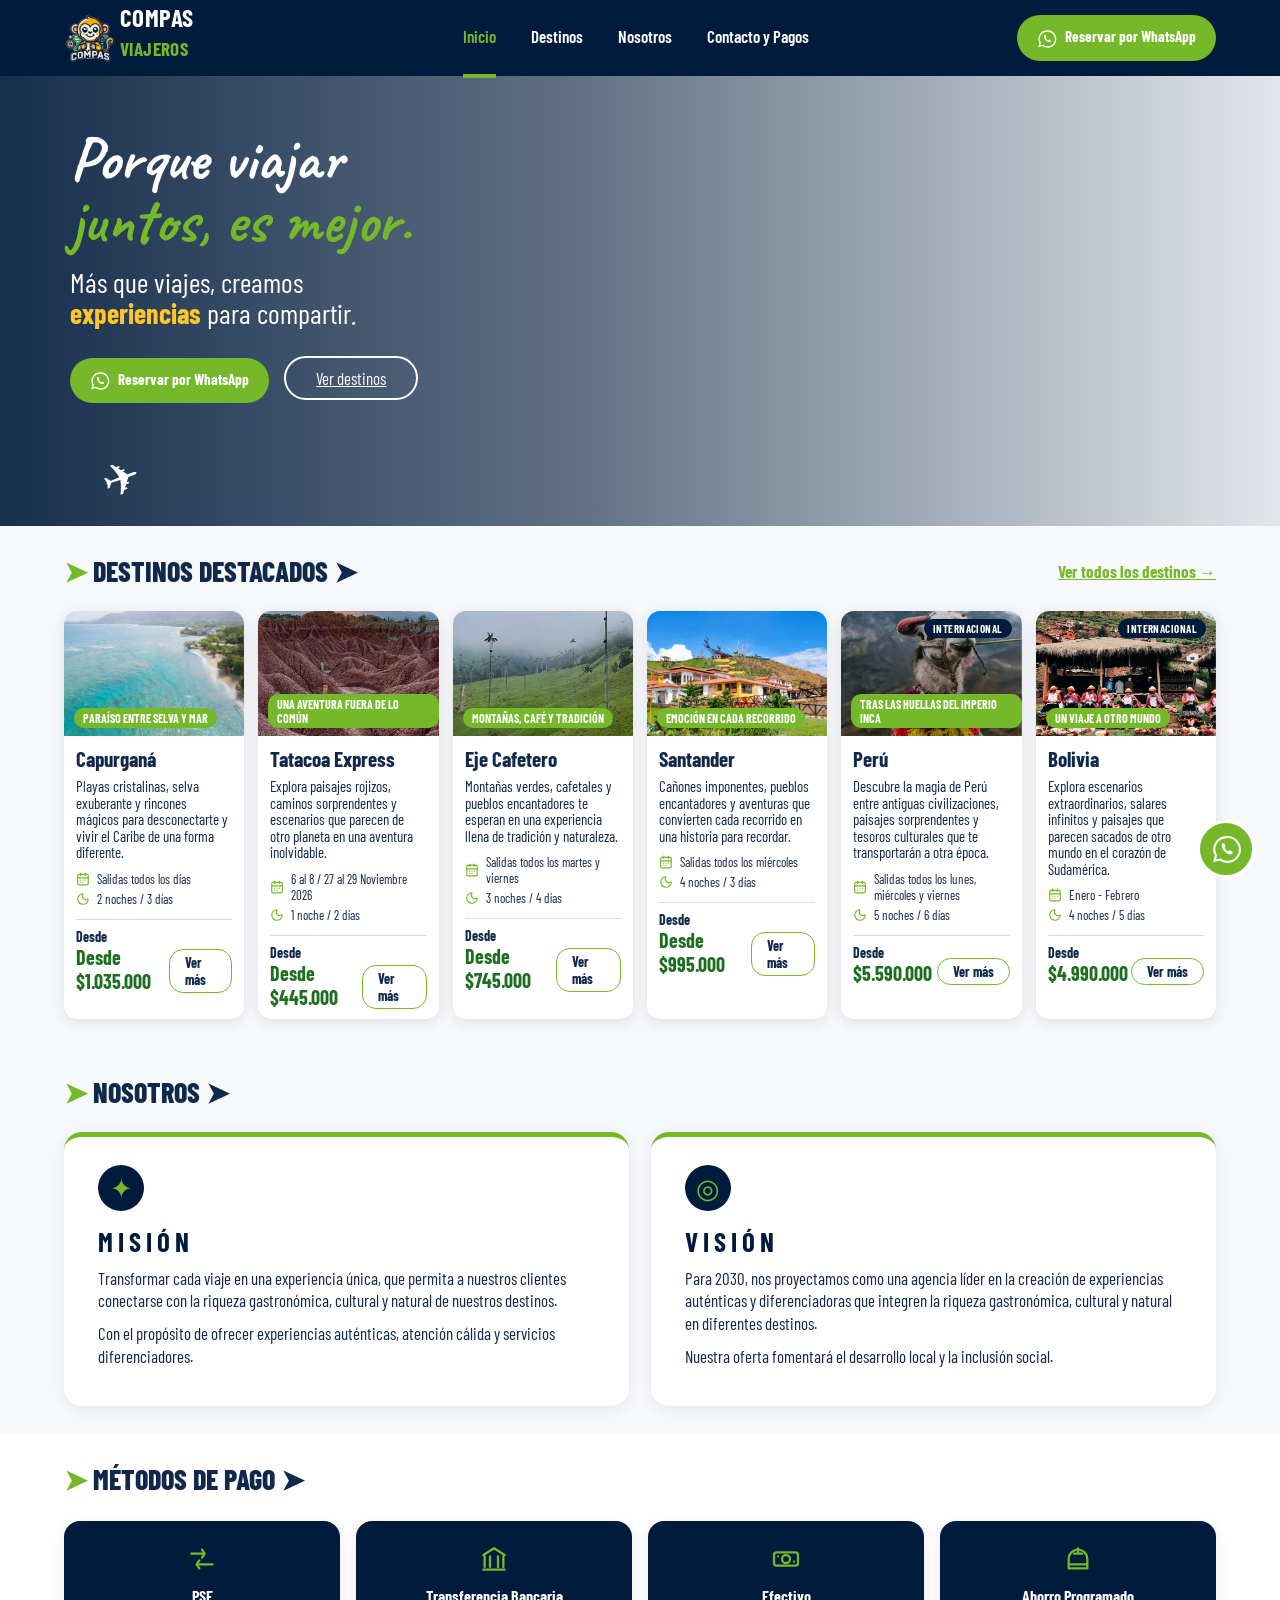
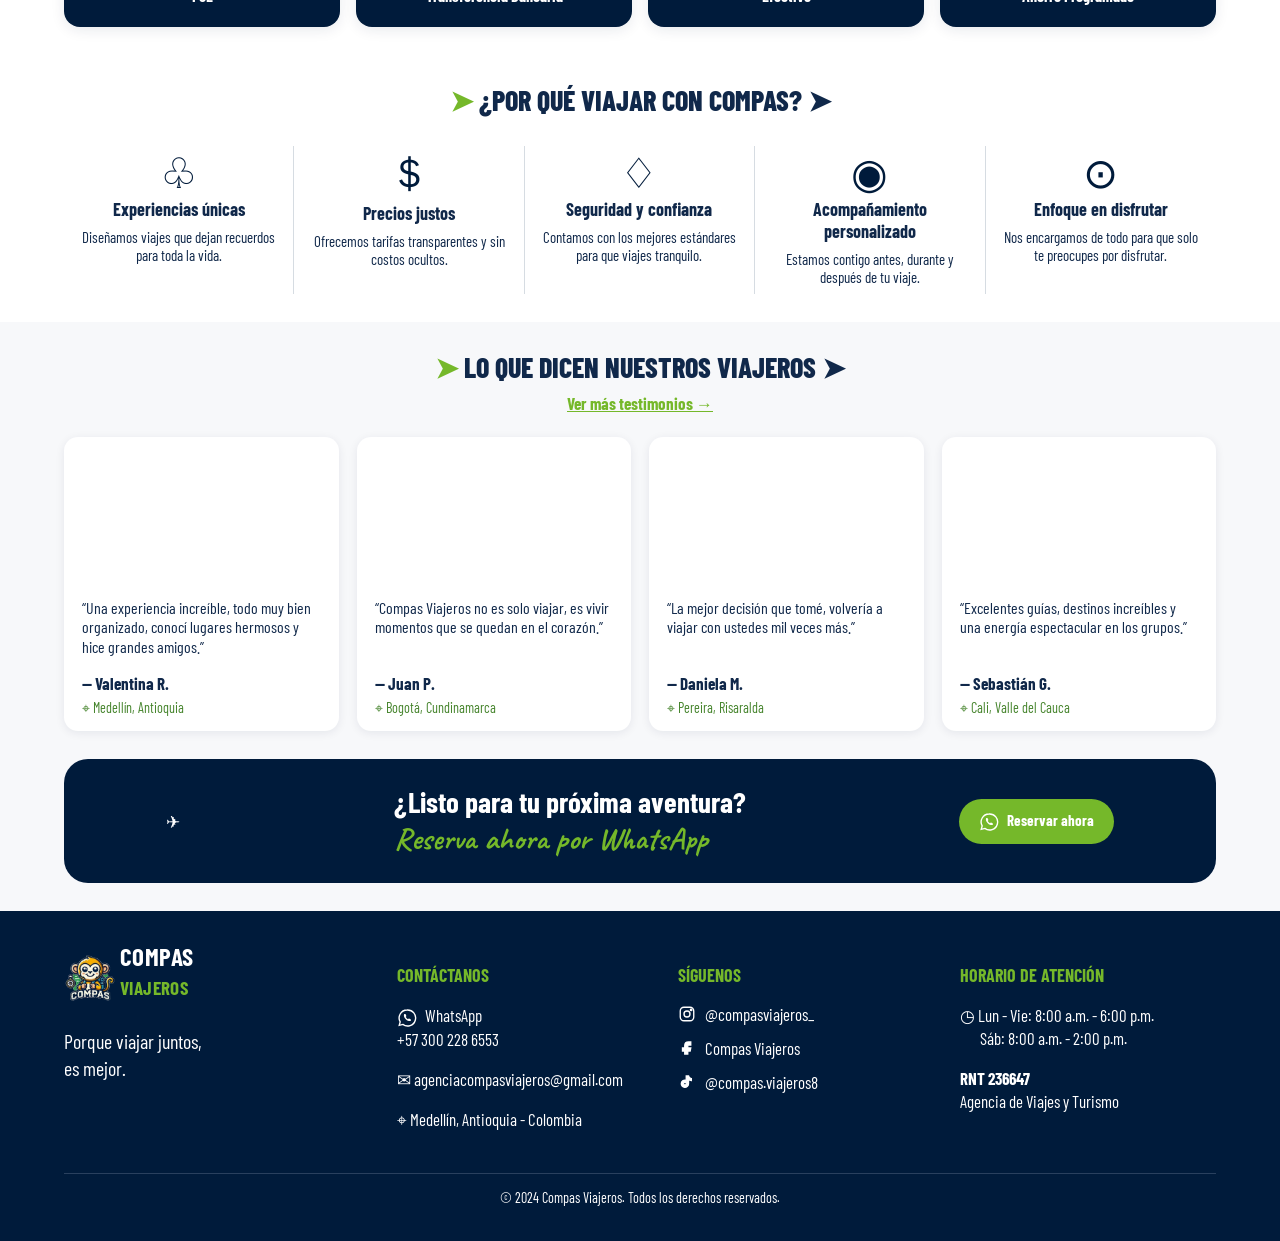
<file: index.html>
<!doctype html>
<html lang="es">
  <head>
    <meta charset="UTF-8" />
    <meta name="viewport" content="width=device-width, initial-scale=1" />
    <title>Compas Viajeros | Viajes en grupo por Colombia</title>
    <meta
      name="description"
      content="Más que viajes, creamos experiencias para compartir. Descubre los mejores destinos de Colombia con Compas Viajeros."
    />
    <meta property="og:type" content="website" />
    <meta property="og:site_name" content="Compas Viajeros" />
    <meta property="og:url" content="https://compasviajeros.com/" />
    <meta
      property="og:title"
      content="Compas Viajeros | Viajes en grupo por Colombia"
    />
    <meta
      property="og:description"
      content="Viajes en grupo, experiencias únicas y acompañamiento por WhatsApp en los mejores destinos de Colombia."
    />
    <meta
      property="og:image"
      content="https://compasviajeros.com/media/og-compas-viajeros.jpg"
    />
    <meta property="og:image:width" content="1200" />
    <meta property="og:image:height" content="630" />
    <meta
      property="og:image:alt"
      content="Compas Viajeros: porque viajar juntos es mejor"
    />
    <meta property="og:locale" content="es_CO" />
    <meta name="twitter:card" content="summary_large_image" />
    <meta
      name="twitter:title"
      content="Compas Viajeros | Viajes en grupo por Colombia"
    />
    <meta
      name="twitter:description"
      content="Viajes en grupo, experiencias únicas y acompañamiento por WhatsApp en los mejores destinos de Colombia."
    />
    <meta
      name="twitter:image"
      content="https://compasviajeros.com/media/og-compas-viajeros.jpg"
    />
    <meta name="msvalidate.01" content="D26EF20C6CF1056D606BA57ADD607B21" />
    <link rel="canonical" href="https://compasviajeros.com/" />
    <link rel="icon" type="image/png" sizes="32x32" href="media/favicon-32.png" />
    <link rel="apple-touch-icon" sizes="180x180" href="media/favicon-180.png" />
    <link rel="preconnect" href="https://fonts.googleapis.com" />
    <link rel="preconnect" href="https://fonts.gstatic.com" crossorigin />
    <link
      href="https://fonts.googleapis.com/css2?family=Barlow+Condensed:wght@400;500;600;700;800&family=Caveat:wght@600;700&display=swap"
      rel="stylesheet"
    />
    <link rel="stylesheet" href="styles.css" />
    <script type="application/ld+json">
      {
        "@context": "https://schema.org",
        "@type": "TravelAgency",
        "name": "Compas Viajeros",
        "url": "https://compasviajeros.com/",
        "telephone": "+573002286553",
        "areaServed": "CO",
        "description": "Agencia de viajes colombiana: viajes en grupo, destinos nacionales e internacionales. Porque viajar juntos, es mejor.",
        "logo": "https://compasviajeros.com/media/compas-logo-color.png",
        "image": "https://compasviajeros.com/media/og-compas-viajeros.jpg",
        "contactPoint": {
          "@type": "ContactPoint",
          "telephone": "+573002286553",
          "contactType": "sales",
          "availableLanguage": "es"
        },
        "sameAs": [
          "https://www.instagram.com/compasviajeros_/",
          "https://www.facebook.com/share/1HbcP49M5q/",
          "https://www.tiktok.com/@compas.viajeros8"
        ]
      }
    </script>
  </head>
  <body>
    <header class="topbar">
      <a class="brand" href="index.html"
        ><img class="brand-logo" src="media/compas-logo-color.png" alt="" /><b>COMPAS</b
        ><strong>VIAJEROS</strong></a
      >
      <nav>
        <a class="active" href="index.html">Inicio</a
        ><a href="destinos.html">Destinos</a><a href="#nosotros">Nosotros</a
        ><a href="#contacto">Contacto y Pagos</a>
      </nav>
      <a class="wa-button" data-whatsapp="Hola, quiero reservar por WhatsApp"
        ><img class="wa-icon" src="media/whatsapp.svg" alt="" /> Reservar por WhatsApp</a
      ><button class="menu-toggle" aria-label="Abrir menú">☰</button>
    </header>
    <main>
      <section class="home-hero">
        <div class="hero-overlay"></div>
        <div class="hero-copy">
          <h1>Porque viajar<br /><em>juntos, es mejor.</em></h1>
          <p>
            Más que viajes, creamos<br /><b>experiencias</b> para compartir.
          </p>
          <div>
            <a
              class="wa-button"
              data-whatsapp="Hola, quiero reservar mi próxima experiencia con Compas Viajeros"
              ><img class="wa-icon" src="media/whatsapp.svg" alt="" /> Reservar por WhatsApp</a
            ><a class="outline-button" href="destinos.html">Ver destinos</a>
          </div>
        </div>
        <div class="plane">✈</div>
      </section>
      <section class="home-block">
        <div class="section-title">
          <h2>➤ DESTINOS DESTACADOS ➤</h2>
          <a href="destinos.html">Ver todos los destinos →</a>
        </div>
        <div class="cards" id="featured-grid"></div>
      </section>
      <section class="home-block about-us" id="nosotros">
        <div class="section-title">
          <h2>➤ NOSOTROS ➤</h2>
        </div>
        <div class="mission-grid">
          <article class="mission-card">
            <span class="mission-icon">✦</span>
            <h3>MISIÓN</h3>
            <p>
              Transformar cada viaje en una experiencia única, que permita a
              nuestros clientes conectarse con la riqueza gastronómica, cultural
              y natural de nuestros destinos.
            </p>
            <p>
              Con el propósito de ofrecer experiencias auténticas, atención
              cálida y servicios diferenciadores.
            </p>
          </article>
          <article class="mission-card">
            <span class="mission-icon">◎</span>
            <h3>VISIÓN</h3>
            <p>
              Para 2030, nos proyectamos como una agencia líder en la creación
              de experiencias auténticas y diferenciadoras que integren la
              riqueza gastronómica, cultural y natural en diferentes destinos.
            </p>
            <p>
              Nuestra oferta fomentará el desarrollo local y la inclusión
              social.
            </p>
          </article>
        </div>
      </section>
      <section class="home-block payment-section">
        <div class="section-title">
          <h2>➤ MÉTODOS DE PAGO ➤</h2>
        </div>
        <div class="payment-grid">
          <article class="payment-card">
            <svg class="payment-icon" viewBox="0 0 24 24" aria-hidden="true"><path d="M4 8h10M12 5l2 3-2 3M20 16H10m0-3-2 3 2 3" /></svg>
            <span>PSE</span>
          </article>
          <article class="payment-card">
            <svg class="payment-icon" viewBox="0 0 24 24" aria-hidden="true"><path d="M4 9 12 4l8 5M5 10v8m4-8v8m6-8v8m4-8v8M4 20h16" /></svg>
            <span>Transferencia Bancaria</span>
          </article>
          <article class="payment-card">
            <svg class="payment-icon" viewBox="0 0 24 24" aria-hidden="true"><rect x="3" y="7" width="18" height="10" rx="2" /><circle cx="12" cy="12" r="3" /><path d="M6 10v.01M18 14v.01" /></svg>
            <span>Efectivo</span>
          </article>
          <article class="payment-card">
            <svg class="payment-icon" viewBox="0 0 24 24" aria-hidden="true"><path d="M5 12a7 7 0 0 1 14 0v4H5v-4Zm0 4h14v3H5v-3Z" /><path d="M9 8h6M12 4v4" /></svg>
            <span>Ahorro Programado</span>
          </article>
        </div>
      </section>
      <section class="why home-block">
        <h2>➤ ¿POR QUÉ VIAJAR CON COMPAS? ➤</h2>
        <div class="why-grid">
          <article>
            <span>♧</span><b>Experiencias únicas</b>
            <p>Diseñamos viajes que dejan recuerdos para toda la vida.</p>
          </article>
          <article>
            <span>＄</span><b>Precios justos</b>
            <p>Ofrecemos tarifas transparentes y sin costos ocultos.</p>
          </article>
          <article>
            <span>♢</span><b>Seguridad y confianza</b>
            <p>
              Contamos con los mejores estándares para que viajes tranquilo.
            </p>
          </article>
          <article>
            <span>◉</span><b>Acompañamiento personalizado</b>
            <p>Estamos contigo antes, durante y después de tu viaje.</p>
          </article>
          <article>
            <span>⊙</span><b>Enfoque en disfrutar</b>
            <p>
              Nos encargamos de todo para que solo te preocupes por disfrutar.
            </p>
          </article>
        </div>
      </section>
      <section class="home-block testimonials">
        <div class="section-title">
          <h2>➤ LO QUE DICEN NUESTROS VIAJEROS ➤</h2>
          <a href="#contacto">Ver más testimonios →</a>
        </div>
        <div class="test-grid" id="testimonials-grid"></div>
      </section>
      <section class="home-cta" id="comunidad">
        <span>✈</span>
        <div>
          <h2>¿Listo para tu próxima aventura?</h2>
          <em>Reserva ahora por WhatsApp</em>
        </div>
        <a
          class="wa-button"
          data-whatsapp="Hola, quiero reservar mi próxima aventura"
          ><img class="wa-icon" src="media/whatsapp.svg" alt="" /> Reservar ahora</a
        >
      </section>
    </main>
    <footer id="contacto">
      <div class="footer-brand">
        <a class="brand" href="index.html"
        ><img class="brand-logo" src="media/compas-logo-color.png" alt="" /><b>COMPAS</b
        ><strong>VIAJEROS</strong></a
        >
        <p>Porque viajar juntos,<br />es mejor.</p>
      </div>
      <div>
        <h3>CONTÁCTANOS</h3>
        <p>
          <a
            class="footer-contact"
            data-whatsapp="Hola, quiero información sobre los viajes de Compas Viajeros"
            ><img class="wa-icon" src="media/whatsapp.svg" alt="" /> WhatsApp<br />+57 300 228 6553</a
          >
        </p>
        <p><a class="footer-contact" href="mailto:agenciacompasviajeros@gmail.com">✉ agenciacompasviajeros@gmail.com</a></p>
        <p>⌖ Medellín, Antioquia - Colombia</p>
      </div>
      <div>
        <h3>SÍGUENOS</h3>
        <div class="social-links">
          <a href="https://www.instagram.com/compasviajeros_/" target="_blank" rel="noopener noreferrer">
            <svg class="social-icon" viewBox="0 0 24 24" aria-hidden="true"><rect x="3" y="3" width="18" height="18" rx="5" /><circle cx="12" cy="12" r="4" /><circle cx="17.5" cy="6.5" r="1" /></svg>
            <span>@compasviajeros_</span>
          </a>
          <a href="https://www.facebook.com/share/1HbcP49M5q/" target="_blank" rel="noopener noreferrer">
            <svg class="social-icon" viewBox="0 0 24 24" aria-hidden="true"><path d="M14 8h3V4h-3c-3.3 0-5 1.9-5 5v3H6v4h3v4h4v-4h3.2l.8-4H13V9c0-.7.3-1 1-1Z" /></svg>
            <span>Compas Viajeros</span>
          </a>
          <a href="https://www.tiktok.com/@compas.viajeros8" target="_blank" rel="noopener noreferrer">
            <svg class="social-icon" viewBox="0 0 24 24" aria-hidden="true"><path d="M14 4v10.2a4.8 4.8 0 1 1-4-4.7v3.1a1.8 1.8 0 1 0 1 1.6V4h3Zm0 0c.6 1.8 1.8 3 3.8 3.4V10c-1.5-.1-2.8-.6-3.8-1.4V4Z" /></svg>
            <span>@compas.viajeros8</span>
          </a>
        </div>
      </div>
      <div>
        <h3>HORARIO DE ATENCIÓN</h3>
        <p>
          ◷ Lun - Vie: 8:00 a.m. - 6:00 p.m.<br />　 Sáb: 8:00 a.m. - 2:00 p.m.
        </p>
        <p><b>RNT 236647</b><br />Agencia de Viajes y Turismo</p>
      </div>
      <small class="copyright"
        >© 2024 Compas Viajeros. Todos los derechos reservados.</small
      >
    </footer>
    <a
      class="floating-wa"
      data-whatsapp="Hola, quiero información sobre los viajes de Compas Viajeros"
      aria-label="WhatsApp"
      ><img class="wa-icon" src="media/whatsapp.svg" alt="" /></a
    >
    <script src="analytics.js"></script>
    <script src="app.js"></script>
  </body>
</html>
</file>
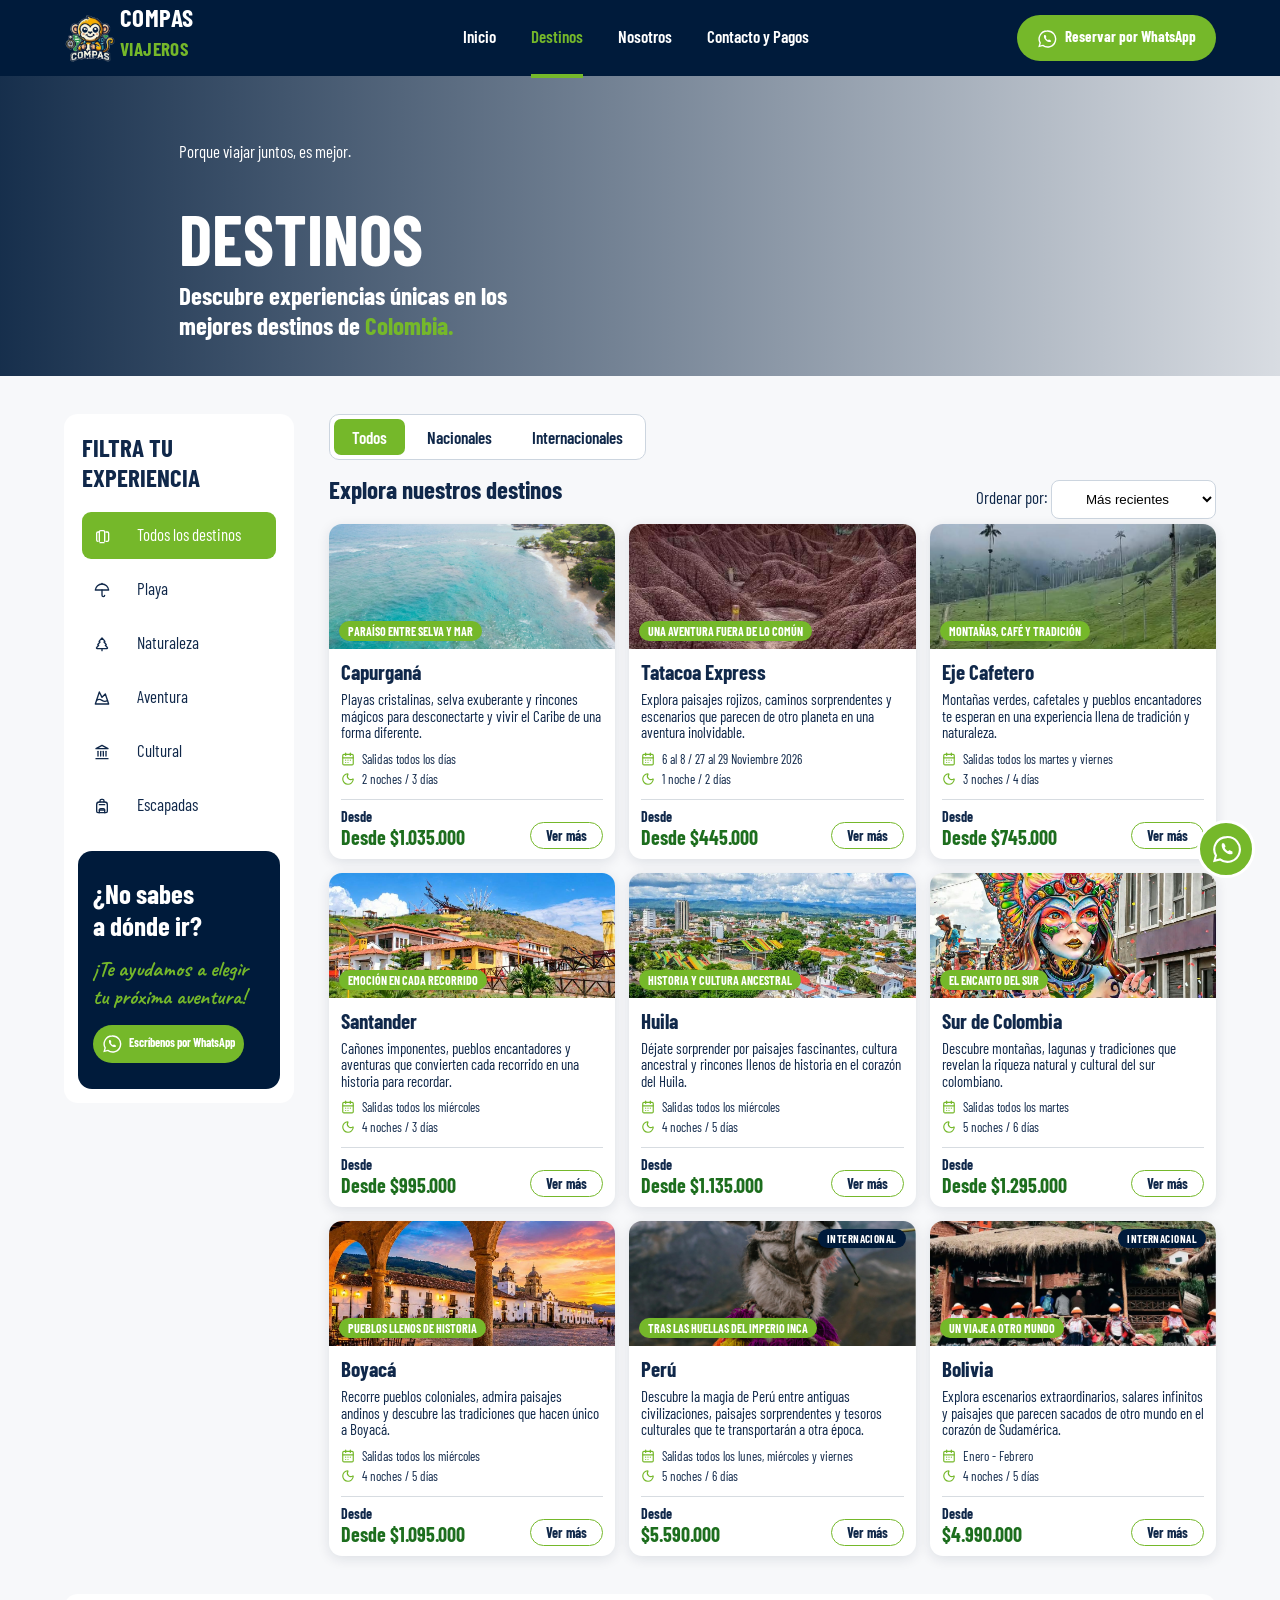
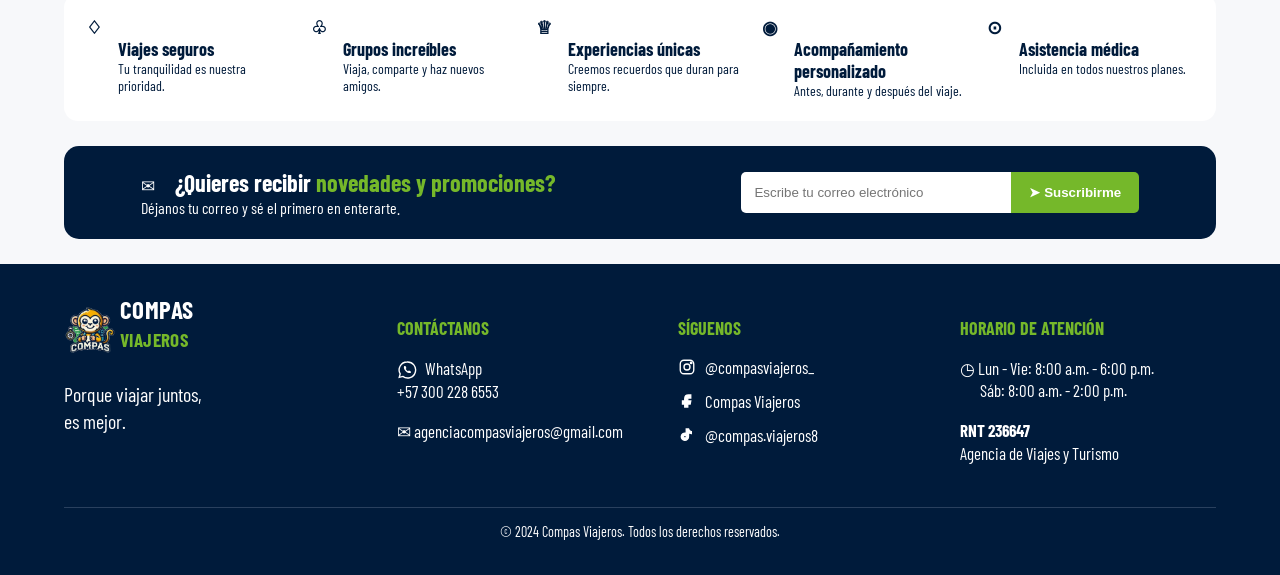
<file: destinos.html>
<!doctype html>
<html lang="es">
  <head>
    <meta charset="UTF-8" />
    <meta name="viewport" content="width=device-width, initial-scale=1" />
    <title>Destinos | Compas Viajeros</title>
    <meta
      name="description"
      content="Explora experiencias únicas en los mejores destinos de Colombia con Compas Viajeros."
    />
    <meta property="og:type" content="website" />
    <meta property="og:site_name" content="Compas Viajeros" />
    <meta property="og:url" content="https://compasviajeros.com/destinos" />
    <meta property="og:title" content="Destinos | Compas Viajeros" />
    <meta
      property="og:description"
      content="Explora experiencias únicas en los mejores destinos de Colombia con Compas Viajeros."
    />
    <meta
      property="og:image"
      content="https://compasviajeros.com/media/og-compas-viajeros.jpg"
    />
    <meta property="og:image:width" content="1200" />
    <meta property="og:image:height" content="630" />
    <meta
      property="og:image:alt"
      content="Destinos de Compas Viajeros en Colombia"
    />
    <meta property="og:locale" content="es_CO" />
    <meta name="twitter:card" content="summary_large_image" />
    <meta name="twitter:title" content="Destinos | Compas Viajeros" />
    <meta
      name="twitter:description"
      content="Explora experiencias únicas en los mejores destinos de Colombia con Compas Viajeros."
    />
    <meta
      name="twitter:image"
      content="https://compasviajeros.com/media/og-compas-viajeros.jpg"
    />
    <link rel="canonical" href="https://compasviajeros.com/destinos" />
    <link rel="icon" type="image/png" sizes="32x32" href="media/favicon-32.png" />
    <link rel="apple-touch-icon" sizes="180x180" href="media/favicon-180.png" />
    <link rel="stylesheet" href="styles.css" />
    <link
      href="https://fonts.googleapis.com/css2?family=Barlow+Condensed:wght@400;500;600;700;800&family=Caveat:wght@600;700&display=swap"
      rel="stylesheet"
    />
    <script type="application/ld+json">
      [
        {
          "@context": "https://schema.org",
          "@type": "TravelAgency",
          "name": "Compas Viajeros",
          "url": "https://compasviajeros.com/",
          "telephone": "+573002286553",
          "areaServed": "CO",
          "logo": "https://compasviajeros.com/media/compas-logo-color.png",
          "sameAs": [
            "https://www.instagram.com/compasviajeros_/",
            "https://www.facebook.com/share/1HbcP49M5q/",
            "https://www.tiktok.com/@compas.viajeros8"
          ]
        },
        {
          "@context": "https://schema.org",
          "@type": "BreadcrumbList",
          "itemListElement": [
            {"@type": "ListItem", "position": 1, "name": "Inicio", "item": "https://compasviajeros.com/"},
            {"@type": "ListItem", "position": 2, "name": "Destinos", "item": "https://compasviajeros.com/destinos"}
          ]
        }
      ]
    </script>
  </head>
  <body>
    <header class="topbar">
      <a class="brand" href="index.html"
        ><img class="brand-logo" src="media/compas-logo-color.png" alt="" /><b>COMPAS</b
        ><strong>VIAJEROS</strong></a
      >
      <nav>
        <a href="index.html">Inicio</a
        ><a class="active" href="destinos.html">Destinos</a
        ><a href="index.html#nosotros">Nosotros</a
        ><a href="index.html#contacto">Contacto y Pagos</a>
      </nav>
      <a class="wa-button" data-whatsapp="Hola, quiero reservar por WhatsApp"
        ><img class="wa-icon" src="media/whatsapp.svg" alt="" /> Reservar por WhatsApp</a
      ><button class="menu-toggle" aria-label="Abrir menú">☰</button>
    </header>
    <main>
      <section class="destinations-hero">
        <div>
          <p>Porque viajar juntos, es mejor.</p>
          <h1>DESTINOS</h1>
          <h2>
            Descubre experiencias únicas en los<br />mejores destinos de
            <em>Colombia.</em>
          </h2>
        </div>
      </section>
      <section class="destination-layout">
        <aside>
          <h2>FILTRA TU EXPERIENCIA</h2>
          <div class="category-list">
            <button class="active" data-filter="todos"><svg class="ico" xmlns="http://www.w3.org/2000/svg" width="16" height="16" viewBox="0 0 24 24" fill="none" stroke="currentColor" stroke-width="2" stroke-linecap="round" stroke-linejoin="round" aria-hidden="true" focusable="false"><path d="M6 20a2 2 0 0 1-2-2V8a2 2 0 0 1 2-2h2"/><path d="M18 6h2a2 2 0 0 1 2 2v10a2 2 0 0 1-2 2h-2"/><path d="M9 22h6"/><path d="M8 6v14"/><path d="M16 6v14"/><path d="M8 6a2 2 0 0 1 2-2h4a2 2 0 0 1 2 2"/></svg>　Todos los destinos</button
            ><button data-filter="playa"><svg class="ico" xmlns="http://www.w3.org/2000/svg" width="16" height="16" viewBox="0 0 24 24" fill="none" stroke="currentColor" stroke-width="2" stroke-linecap="round" stroke-linejoin="round" aria-hidden="true" focusable="false"><path d="M22 12a10.06 10.06 1 0 0-20 0Z"/><path d="M12 12v8a2 2 0 0 0 4 0"/><path d="M12 2v1"/></svg>　Playa</button
            ><button data-filter="naturaleza"><svg class="ico" xmlns="http://www.w3.org/2000/svg" width="16" height="16" viewBox="0 0 24 24" fill="none" stroke="currentColor" stroke-width="2" stroke-linecap="round" stroke-linejoin="round" aria-hidden="true" focusable="false"><path d="m17 14 3 3.3a1 1 0 0 1-.7 1.7H4.7a1 1 0 0 1-.7-1.7L7 14h-.3a1 1 0 0 1-.7-1.7L9 9h-.2A1 1 0 0 1 8 7.3L12 3l4 4.3a1 1 0 0 1-.8 1.7H15l3 3.3a1 1 0 0 1-.7 1.7H17Z"/><path d="M12 22v-3"/></svg>　Naturaleza</button
            ><button data-filter="aventura"><svg class="ico" xmlns="http://www.w3.org/2000/svg" width="16" height="16" viewBox="0 0 24 24" fill="none" stroke="currentColor" stroke-width="2" stroke-linecap="round" stroke-linejoin="round" aria-hidden="true" focusable="false"><path d="m8 3 4 8 5-5 5 15H2L8 3z"/><path d="M4.14 15.08c2.62-1.57 5.24-1.43 7.86.42 2.74 1.94 5.49 2 8.23.23"/></svg>　Aventura</button
            ><button data-filter="cultural"><svg class="ico" xmlns="http://www.w3.org/2000/svg" width="16" height="16" viewBox="0 0 24 24" fill="none" stroke="currentColor" stroke-width="2" stroke-linecap="round" stroke-linejoin="round" aria-hidden="true" focusable="false"><path d="M3 22h18"/><path d="M6 18v-7"/><path d="M10 18v-7"/><path d="M14 18v-7"/><path d="M18 18v-7"/><path d="m12 2 9 5H3l9-5Z"/></svg>　Cultural</button
            ><button data-filter="escapada"><svg class="ico" xmlns="http://www.w3.org/2000/svg" width="16" height="16" viewBox="0 0 24 24" fill="none" stroke="currentColor" stroke-width="2" stroke-linecap="round" stroke-linejoin="round" aria-hidden="true" focusable="false"><path d="M4 10a4 4 0 0 1 4-4h8a4 4 0 0 1 4 4v10a2 2 0 0 1-2 2H6a2 2 0 0 1-2-2z"/><path d="M8 10h8"/><path d="M8 18h8"/><path d="M8 22v-4a2 2 0 0 1 2-2h4a2 2 0 0 1 2 2v4"/><path d="M9 6V4a2 2 0 0 1 2-2h2a2 2 0 0 1 2 2v2"/></svg>　Escapadas</button>
          </div>
          <div class="aside-cta">
            <b>¿No sabes<br />a dónde ir?</b
            ><em>¡Te ayudamos a elegir<br />tu próxima aventura!</em
            ><a
              class="wa-button"
              data-whatsapp="Hola, necesito ayuda para elegir un destino"
              ><img class="wa-icon" src="media/whatsapp.svg" alt="" /> Escríbenos por WhatsApp</a
            >
          </div>
        </aside>
        <div class="destination-results">
          <div class="type-filter">
            <button class="active" data-type="todos">Todos</button
            ><button data-type="nacional">Nacionales</button
            ><button data-type="internacional">Internacionales</button>
          </div>
          <div class="results-head">
            <h2>Explora nuestros destinos</h2>
            <label
              >Ordenar por:
              <select>
                <option>Más recientes</option>
              </select></label
            >
          </div>
          <p class="empty-note" hidden>Muy pronto nuevos destinos — <a class="empty-wa" data-whatsapp="Hola, quiero información sobre los próximos destinos internacionales">escríbenos por WhatsApp</a> y te contamos qué viene.</p>
          <div class="cards destination-cards" id="destination-grid"></div>
        </div>
      </section>
      <section class="benefit-strip">
        <b
          >♢ <span>Viajes seguros</span
          ><small>Tu tranquilidad es nuestra prioridad.</small></b
        ><b
          >♧ <span>Grupos increíbles</span
          ><small>Viaja, comparte y haz nuevos amigos.</small></b
        ><b
          >♕ <span>Experiencias únicas</span
          ><small>Creemos recuerdos que duran para siempre.</small></b
        ><b
          >◉ <span>Acompañamiento personalizado</span
          ><small>Antes, durante y después del viaje.</small></b
        ><b
          >⊙ <span>Asistencia médica</span
          ><small>Incluida en todos nuestros planes.</small></b
        >
      </section>
      <section class="newsletter">
        <div>
          ✉　 <b>¿Quieres recibir <em>novedades y promociones?</em></b
          ><small>Déjanos tu correo y sé el primero en enterarte.</small>
        </div>
        <form>
          <input
            type="email"
            placeholder="Escribe tu correo electrónico"
          /><button>➤ Suscribirme</button>
        </form>
      </section>
    </main>
    <footer id="contacto">
      <div class="footer-brand">
        <a class="brand" href="index.html"
        ><img class="brand-logo" src="media/compas-logo-color.png" alt="" /><b>COMPAS</b
        ><strong>VIAJEROS</strong></a
        >
        <p>Porque viajar juntos,<br />es mejor.</p>
      </div>
      <div>
        <h3>CONTÁCTANOS</h3>
        <p>
          <a
            class="footer-contact"
            data-whatsapp="Hola, quiero información sobre los viajes de Compas Viajeros"
            ><img class="wa-icon" src="media/whatsapp.svg" alt="" /> WhatsApp<br />+57 300 228 6553</a
          >
        </p>
        <p><a class="footer-contact" href="mailto:agenciacompasviajeros@gmail.com">✉ agenciacompasviajeros@gmail.com</a></p>
      </div>
      <div>
        <h3>SÍGUENOS</h3>
        <div class="social-links">
          <a href="https://www.instagram.com/compasviajeros_/" target="_blank" rel="noopener noreferrer">
            <svg class="social-icon" viewBox="0 0 24 24" aria-hidden="true"><rect x="3" y="3" width="18" height="18" rx="5" /><circle cx="12" cy="12" r="4" /><circle cx="17.5" cy="6.5" r="1" /></svg>
            <span>@compasviajeros_</span>
          </a>
          <a href="https://www.facebook.com/share/1HbcP49M5q/" target="_blank" rel="noopener noreferrer">
            <svg class="social-icon" viewBox="0 0 24 24" aria-hidden="true"><path d="M14 8h3V4h-3c-3.3 0-5 1.9-5 5v3H6v4h3v4h4v-4h3.2l.8-4H13V9c0-.7.3-1 1-1Z" /></svg>
            <span>Compas Viajeros</span>
          </a>
          <a href="https://www.tiktok.com/@compas.viajeros8" target="_blank" rel="noopener noreferrer">
            <svg class="social-icon" viewBox="0 0 24 24" aria-hidden="true"><path d="M14 4v10.2a4.8 4.8 0 1 1-4-4.7v3.1a1.8 1.8 0 1 0 1 1.6V4h3Zm0 0c.6 1.8 1.8 3 3.8 3.4V10c-1.5-.1-2.8-.6-3.8-1.4V4Z" /></svg>
            <span>@compas.viajeros8</span>
          </a>
        </div>
      </div>
      <div>
        <h3>HORARIO DE ATENCIÓN</h3>
        <p>
          ◷ Lun - Vie: 8:00 a.m. - 6:00 p.m.<br />　 Sáb: 8:00 a.m. - 2:00 p.m.
        </p>
        <p><b>RNT 236647</b><br />Agencia de Viajes y Turismo</p>
      </div>
      <small class="copyright"
        >© 2024 Compas Viajeros. Todos los derechos reservados.</small
      >
    </footer>
    <a
      class="floating-wa"
      data-whatsapp="Hola, quiero información sobre los viajes de Compas Viajeros"
      ><img class="wa-icon" src="media/whatsapp.svg" alt="" /></a
    >
    <script src="analytics.js"></script>
    <script src="app.js"></script>
  </body>
</html>
</file>
<file: styles.css>
:root {
  --navy: #001b3b;
  --green: #75b82a;
  --ink: #10284a;
  --paper: #f7f8fa;
  --white: #fff;
}
* {
  box-sizing: border-box;
}
html {
  scroll-behavior: smooth;
}
body {
  margin: 0;
  background: var(--paper);
  color: var(--ink);
  font-family: "Barlow Condensed", Arial, sans-serif;
  font-size: 17px;
}
.topbar {
  height: 76px;
  background: var(--navy);
  color: #fff;
  display: flex;
  align-items: center;
  padding: 0 5%;
  gap: 28px;
  position: sticky;
  top: 0;
  z-index: 10;
}
.brand {
  width: 190px;
  display: grid;
  grid-template-columns: 56px 1fr;
  color: #fff;
  text-decoration: none;
  font-size: 25px;
  line-height: 0.85;
  font-weight: 800;
  letter-spacing: 0.4px;
}

.brand-logo {
  grid-row: span 2;
  width: 54px;
  height: 62px;
  object-fit: contain;
  background: transparent;
}
.brand-mark {
  grid-row: span 2;
  border: 3px solid var(--green);
  border-radius: 50%;
  width: 34px;
  height: 34px;
  text-align: center;
  padding-top: 3px;
  color: #ffb32d;
}
.brand strong {
  color: var(--green);
  font-size: 19px;
}
.topbar nav {
  display: flex;
  justify-content: center;
  gap: 35px;
  flex: 1;
}
.topbar nav a {
  color: #fff;
  text-decoration: none;
  padding: 28px 0;
  font-weight: 600;
}
.topbar nav a {
  border-bottom: 4px solid transparent;
  transition: color 0.25s ease, border-color 0.25s ease;
}
.topbar nav a.active,
.topbar nav a:hover {
  color: var(--green);
  border-color: var(--green);
}
.wa-button {
  background: var(--green);
  color: white;
  border-radius: 25px;
  padding: 12px 20px;
  display: inline-block;
  text-decoration: none;
  font-weight: 700;
  font-size: 15px;
  cursor: pointer;
  white-space: nowrap;
  transition: transform 0.25s ease, box-shadow 0.25s ease, background 0.25s ease;
}
.wa-button:hover {
  transform: translateY(-2px) scale(1.03);
  box-shadow: 0 10px 20px #75b82a4d;
}

.wa-icon {
  width: 20px;
  height: 20px;
  vertical-align: middle;
  margin-right: 5px;
}

.floating-wa .wa-icon {
  width: 31px;
  height: 31px;
  margin: 0;
}
.menu-toggle {
  display: none;
  background: none;
  border: 0;
  color: #fff;
  font-size: 25px;
}
.home-hero {
  min-height: 450px;
  background: url("https://images.unsplash.com/photo-1500534623283-312aade485b7?auto=format&fit=crop&w=1800&q=85")
    center/cover;
  position: relative;
  color: #fff;
  overflow: hidden;
}
.hero-overlay {
  position: absolute;
  inset: 0;
  background: linear-gradient(
    90deg,
    #001b3be8 0%,
    #001b3b9c 45%,
    #001b3b15 100%
  );
}
.hero-copy {
  position: relative;
  padding: 52px 5.5%;
  z-index: 1;
}
.hero-copy h1 {
  font: 700 62px/1 "Caveat";
  margin: 0 0 15px;
}
.hero-copy h1 em {
  color: var(--green);
  font-style: normal;
}
.hero-copy p {
  font-size: 28px;
  line-height: 1.1;
  margin: 0 0 27px;
}
.hero-copy p b {
  color: #ffc629;
}
.outline-button {
  border: 2px solid #fff;
  border-radius: 25px;
  padding: 10px 30px;
  display: inline-block;
  margin-left: 15px;
  color: #fff;
}
.plane {
  position: absolute;
  bottom: 20px;
  left: 8%;
  font-size: 45px;
  color: #fff;
  transform: rotate(-20deg);
  animation: plane-float 4s ease-in-out infinite;
}
@keyframes plane-float {
  0%,
  100% {
    transform: rotate(-20deg) translateY(0);
  }
  50% {
    transform: rotate(-20deg) translateY(-12px);
  }
}
.hero-copy > * {
  animation: hero-in 0.8s cubic-bezier(0.22, 0.61, 0.36, 1) backwards;
}
.hero-copy > *:nth-child(2) {
  animation-delay: 0.15s;
}
.hero-copy > *:nth-child(3) {
  animation-delay: 0.3s;
}
@keyframes hero-in {
  from {
    opacity: 0;
    transform: translateY(26px);
  }
  to {
    opacity: 1;
    transform: none;
  }
}
.home-block {
  padding: 28px 5%;
}
.section-title {
  display: flex;
  align-items: center;
  justify-content: space-between;
  margin-bottom: 22px;
}
.section-title h2,
.why > h2 {
  font-size: 28px;
  text-align: center;
  margin: 0;
  color: var(--ink);
  font-weight: 800;
}
.section-title h2:first-letter,
.why > h2:first-letter {
  color: var(--green);
}
.section-title a {
  color: var(--green);
  font-weight: 700;
}
.cards {
  display: grid;
  grid-template-columns: repeat(6, 1fr);
  gap: 14px;
}
.travel-card {
  background: #fff;
  border-radius: 13px;
  overflow: hidden;
  box-shadow: 0 3px 13px #001b3b1c;
  transition: transform 0.35s ease, box-shadow 0.35s ease;
}
.travel-card:hover {
  transform: translateY(-6px);
  box-shadow: 0 14px 28px #001b3b2e;
}
.travel-image {
  height: 125px;
  position: relative;
  overflow: hidden;
}
.travel-image img {
  width: 100%;
  height: 100%;
  object-fit: cover;
  transition: transform 0.6s ease;
}
.travel-card:hover .travel-image img {
  transform: scale(1.08);
}
.travel-image span {
  position: absolute;
  bottom: 8px;
  left: 10px;
  background: var(--green);
  color: #fff;
  border-radius: 10px;
  padding: 3px 9px;
  text-transform: uppercase;
  font-size: 12px;
  font-weight: bold;
}
.travel-info {
  padding: 10px 12px;
}
.travel-info h3 {
  font-size: 21px;
  margin: 0 0 7px;
}
.travel-info p {
  font-size: 15px;
  line-height: 1.1;
  min-height: 33px;
  margin: 0 0 10px;
}
.travel-meta {
  display: flex;
  flex-direction: column;
  gap: 4px;
  font-size: 13px;
  margin-bottom: 12px;
}
.meta-line {
  display: flex;
  align-items: center;
  gap: 7px;
}
.meta-line .ico {
  flex: none;
  width: 14px;
  height: 14px;
  color: var(--green);
}
.travel-bottom {
  border-top: 1px solid #d7dce1;
  padding-top: 8px;
  display: flex;
  align-items: end;
  justify-content: space-between;
  font-size: 14px;
}
.travel-bottom strong {
  font-size: 20px;
  color: #1d6e1e;
}
.travel-bottom a {
  border: 1px solid var(--green);
  border-radius: 14px;
  padding: 4px 15px;
  color: var(--ink);
  font-weight: bold;
  cursor: pointer;
  transition: background 0.25s ease, color 0.25s ease;
}
.travel-bottom a:hover {
  background: var(--green);
  color: #fff;
}
.about-us {
  background: var(--paper);
}
.mission-grid {
  display: grid;
  grid-template-columns: repeat(2, 1fr);
  gap: 22px;
}
.mission-card {
  background: #fff;
  border-radius: 18px;
  padding: 28px 34px;
  box-shadow: 0 3px 14px #001b3b14;
  border-top: 5px solid var(--green);
  transition: transform 0.35s ease, box-shadow 0.35s ease;
}
.mission-card:hover {
  transform: translateY(-5px);
  box-shadow: 0 14px 30px #001b3b26;
}
.mission-icon {
  display: inline-flex;
  align-items: center;
  justify-content: center;
  width: 46px;
  height: 46px;
  border-radius: 50%;
  background: var(--navy);
  color: var(--green);
  font-size: 27px;
}
.mission-card h3 {
  color: var(--navy);
  font-size: 27px;
  letter-spacing: 5px;
  margin: 14px 0 10px;
}
.mission-card p {
  font-size: 17px;
  line-height: 1.35;
  margin: 0 0 10px;
}
.payment-section {
  background: #fff;
}
.payment-section .section-title {
  margin-bottom: 24px;
}
.payment-grid {
  display: grid;
  grid-template-columns: repeat(4, 1fr);
  gap: 16px;
}
.payment-card {
  background: var(--navy);
  color: #fff;
  border-radius: 16px;
  padding: 22px 14px;
  display: grid;
  justify-items: center;
  gap: 11px;
  box-shadow: 0 3px 14px #001b3b18;
  transition: transform 0.3s ease, box-shadow 0.3s ease;
}
.payment-card:hover {
  transform: translateY(-4px);
  box-shadow: 0 12px 26px #001b3b33;
}
.payment-card span {
  font-weight: 700;
  font-size: 16px;
}
.why {
  background: #fff;
  text-align: center;
}
.why-grid {
  display: grid;
  grid-template-columns: repeat(5, 1fr);
  margin-top: 28px;
}
.why-grid article {
  padding: 0 18px;
  border-right: 1px solid #d6dce2;
  transition: transform 0.3s ease;
}
.why-grid article:hover {
  transform: translateY(-5px);
}
.why-grid article:last-child {
  border: 0;
}
.why-grid span {
  font-size: 42px;
  color: var(--navy);
  display: block;
}
.why-grid b {
  display: block;
  font-size: 18px;
}
.why-grid p {
  font-size: 15px;
  line-height: 1.2;
  margin: 8px 0;
}
.testimonials {
  background: var(--paper);
}

.testimonials .section-title {
  flex-direction: column;
  justify-content: center;
  gap: 8px;
}
.test-grid {
  display: grid;
  grid-template-columns: repeat(4, 1fr);
  gap: 18px;
}
.test-grid article {
  background: #fff;
  border-radius: 14px;
  padding-bottom: 14px;
  overflow: hidden;
  box-shadow: 0 2px 10px #001b3b14;
  transition: transform 0.35s ease, box-shadow 0.35s ease;
}
.test-grid article:hover {
  transform: translateY(-6px);
  box-shadow: 0 14px 28px #001b3b26;
}
.test-image {
  height: 145px;
  background-size: cover;
  background-position: center;
  color: white;
  text-align: center;
  padding-top: 55px;
  font-size: 35px;
}
.test-grid article p,
.test-grid article > b,
.test-grid article small {
  display: block;
  padding: 0 18px;
}
.test-grid article p {
  font-size: 16px;
  line-height: 1.2;
  min-height: 59px;
}
.test-grid article small {
  color: #47852e;
  margin-top: 6px;
}
.home-cta {
  margin: 0 5% 28px;
  padding: 25px 8%;
  border-radius: 24px;
  background: var(--navy);
  color: white;
  display: flex;
  align-items: center;
  justify-content: space-between;
}
.home-cta h2 {
  margin: 0;
  font-size: 29px;
}
.home-cta em {
  color: var(--green);
  font: 700 31px Caveat;
}
footer {
  background: var(--navy);
  color: #fff;
  padding: 35px 5%;
  display: grid;
  grid-template-columns: 1.2fr 1fr 1fr 1fr;
  gap: 25px;
}
footer h3 {
  color: var(--green);
  font-size: 18px;
}
footer p {
  line-height: 1.35;
}
.footer-contact,
.social-links a {
  color: inherit;
  text-decoration: none;
}
.footer-contact {
  cursor: pointer;
}
.social-links {
  display: grid;
  gap: 14px;
}
.social-links a {
  display: flex;
  align-items: center;
  gap: 9px;
}
.social-links a {
  transition: color 0.25s ease, transform 0.25s ease;
}
.social-links a:hover,
.footer-contact:hover {
  color: var(--green);
}
.social-links a:hover {
  transform: translateX(4px);
}
.social-icon {
  width: 18px;
  height: 18px;
  flex: 0 0 18px;
  fill: currentColor;
  stroke: currentColor;
  stroke-width: 1.8;
}
.social-icon circle,
.social-icon rect {
  fill: none;
}
.payment-icon {
  width: 32px;
  height: 32px;
  flex: 0 0 32px;
  color: var(--green);
  fill: none;
  stroke: currentColor;
  stroke-width: 1.7;
  stroke-linecap: round;
  stroke-linejoin: round;
}
.payment-icon rect,
.payment-icon circle {
  fill: none;
}
.footer-brand p {
  font-size: 20px;
}
.copyright {
  grid-column: 1/-1;
  border-top: 1px solid #29405e;
  padding-top: 15px;
  text-align: center;
}
.floating-wa {
  position: fixed;
  bottom: 22px;
  right: 25px;
  background: var(--green);
  border: 3px solid white;
  color: #fff;
  border-radius: 50%;
  height: 58px;
  width: 58px;
  box-sizing: border-box;
  display: flex;
  align-items: center;
  justify-content: center;
  padding: 0;
  line-height: 0;
  font-size: 30px;
  z-index: 12;
  cursor: pointer;
  transition: transform 0.25s ease;
  animation: wa-pulse 2.6s ease-in-out infinite;
}
.floating-wa:hover {
  transform: scale(1.12);
}
@keyframes wa-pulse {
  0%,
  100% {
    box-shadow: 0 0 0 0 #75b82a66;
  }
  50% {
    box-shadow: 0 0 0 14px #75b82a00;
  }
}
.destinations-hero {
  height: 300px;
  background:
    linear-gradient(90deg, #001b3be8, #001b3b20),
    url("https://images.unsplash.com/photo-1507525428034-b723cf961d3e?auto=format&fit=crop&w=1800&q=85")
      center/cover;
  color: #fff;
  padding: 65px 14%;
}
.destinations-hero p {
  margin: 0;
}
.destinations-hero h1 {
  font-size: 70px;
  margin: 35px 0 0;
}
.destinations-hero h2 {
  font-size: 25px;
  margin: 0;
}
.destinations-hero em {
  color: var(--green);
  font-style: normal;
}
.destination-layout {
  display: grid;
  grid-template-columns: 230px 1fr;
  gap: 35px;
  padding: 38px 5%;
}
.destination-layout aside {
  background: #fff;
  border-radius: 14px;
  padding: 18px;
  height: max-content;
}
.destination-layout aside h2,
.results-head h2 {
  font-size: 25px;
  margin: 0 0 20px;
}
.category-list {
  display: grid;
  gap: 7px;
}
.category-list button {
  display: flex;
  align-items: center;
  gap: 10px;
  border: 0;
  background: none;
  text-align: left;
  padding: 12px;
  color: var(--ink);
  font: inherit;
  cursor: pointer;
  border-radius: 9px;
}
.category-list button .ico {
  flex: none;
  width: 16px;
  height: 16px;
}
.category-list button.active,
.category-list button:hover {
  background: var(--green);
  color: #fff;
}
.aside-cta {
  background: var(--navy);
  color: #fff;
  margin: 22px -4px -4px;
  padding: 26px 15px;
  border-radius: 14px;
}
.aside-cta b {
  font-size: 27px;
  display: block;
}
.aside-cta em {
  color: var(--green);
  display: block;
  font: 700 22px Caveat;
  margin: 14px 0;
}
.aside-cta .wa-button {
  font-size: 12px;
  padding: 9px;
}
.destination-cards {
  grid-template-columns: repeat(3, 1fr);
}
.type-filter {
  display: inline-flex;
  gap: 4px;
  background: #fff;
  border: 1px solid #ccd5df;
  border-radius: 10px;
  padding: 4px;
  margin-bottom: 14px;
}
.type-filter button {
  border: 0;
  background: none;
  color: var(--ink);
  font: inherit;
  font-weight: 600;
  padding: 8px 18px;
  border-radius: 7px;
  cursor: pointer;
}
.type-filter button.active {
  background: var(--green);
  color: #fff;
}
.travel-image .badge-intl {
  position: absolute;
  top: 8px;
  right: 10px;
  background: var(--navy);
  color: #fff;
  border-radius: 10px;
  padding: 3px 9px;
  font-size: 11px;
  font-weight: bold;
  font-style: normal;
  text-transform: uppercase;
  letter-spacing: .04em;
}
.empty-note {
  color: var(--ink);
  font-size: 15px;
}
.empty-note .empty-wa {
  color: var(--green);
  font-weight: bold;
  cursor: pointer;
  text-decoration: underline;
}
.results-head {
  display: flex;
  justify-content: space-between;
  align-items: center;
}
.results-head select {
  padding: 10px 30px;
  border: 1px solid #ccd5df;
  border-radius: 8px;
  background: #fff;
}
.benefit-strip {
  background: #fff;
  margin: 0 5% 25px;
  padding: 22px;
  display: grid;
  grid-template-columns: repeat(5, 1fr);
  gap: 18px;
  border-radius: 14px;
}
.benefit-strip b {
  color: var(--navy);
  font-size: 18px;
}
.benefit-strip span,
.benefit-strip small {
  display: block;
  margin-left: 32px;
}
.benefit-strip small {
  font-weight: 400;
  font-size: 14px;
}
.newsletter {
  margin: 0 5% 25px;
  padding: 22px 6%;
  border-radius: 15px;
  background: var(--navy);
  color: #fff;
  display: flex;
  justify-content: space-between;
  align-items: center;
}
.newsletter b {
  font-size: 24px;
}
.newsletter em {
  color: var(--green);
  font-style: normal;
}
.newsletter small {
  display: block;
  font-size: 16px;
}
.newsletter form {
  display: flex;
}
.newsletter input {
  padding: 13px;
  border: 0;
  width: 270px;
  border-radius: 5px 0 0 5px;
}
.newsletter button {
  background: var(--green);
  border: 0;
  color: #fff;
  padding: 0 18px;
  font-weight: bold;
  border-radius: 0 5px 5px 0;
}

.reveal {
  opacity: 0;
}
.reveal.revealed {
  opacity: 1;
  animation: reveal-in 0.7s cubic-bezier(0.22, 0.61, 0.36, 1) backwards;
  animation-delay: var(--reveal-delay, 0ms);
}
@keyframes reveal-in {
  from {
    opacity: 0;
    transform: translateY(28px);
  }
  to {
    opacity: 1;
    transform: none;
  }
}
@media (prefers-reduced-motion: reduce) {
  html {
    scroll-behavior: auto;
  }
  .reveal {
    opacity: 1;
  }
  .reveal.revealed,
  .hero-copy > *,
  .plane,
  .floating-wa {
    animation: none;
  }
  * {
    transition-duration: 0.01ms !important;
  }
}
@media (max-width: 900px) {
  .topbar {
    height: 65px;
    padding: 0 4%;
    gap: 10px;
  }
  .brand {
    width: 150px;
    font-size: 19px;
  }
  .brand strong {
    font-size: 15px;
  }
  .topbar nav {
    display: none;
    position: absolute;
    top: 65px;
    left: 0;
    right: 0;
    background: var(--navy);
    flex-direction: column;
    gap: 0;
    padding: 12px 5%;
  }
  .topbar nav.open {
    display: flex;
  }
  .topbar nav a {
    padding: 10px;
  }
  .topbar > .wa-button {
    margin-left: auto;
    font-size: 11px;
    padding: 9px;
  }
  .menu-toggle {
    display: block;
  }
  .hero-copy h1 {
    font-size: 48px;
  }
  .hero-copy p {
    font-size: 22px;
  }
  .cards {
    grid-template-columns: repeat(2, 1fr);
  }
  .mission-grid,
  .payment-grid,
  .why-grid {
    grid-template-columns: repeat(2, 1fr);
    gap: 18px;
  }
  .why-grid article {
    border: 0;
  }
  .test-grid {
    grid-template-columns: repeat(2, 1fr);
  }
  footer {
    grid-template-columns: repeat(2, 1fr);
  }
  .destination-layout {
    grid-template-columns: 1fr;
  }
  .destination-cards {
    grid-template-columns: repeat(2, 1fr);
  }
  .benefit-strip {
    grid-template-columns: repeat(2, 1fr);
  }
  .newsletter {
    display: block;
  }
  .newsletter form {
    margin-top: 20px;
  }
  .destinations-hero {
    padding: 45px 8%;
    height: 260px;
  }
}
@media (max-width: 520px) {
  .cards,
  .mission-grid,
  .test-grid,
  .destination-cards {
    grid-template-columns: 1fr;
  }
  .hero-copy {
    padding: 50px 8%;
  }
  .hero-copy h1 {
    font-size: 43px;
  }
  .section-title {
    display: block;
  }
  .section-title a {
    display: block;
    margin-top: 10px;
  }
  .home-cta {
    display: block;
  }
  .home-cta .wa-button {
    margin-top: 15px;
  }
  footer {
    grid-template-columns: 1fr;
  }
  .benefit-strip {
    grid-template-columns: 1fr;
  }
  .newsletter form {
    display: block;
  }
  .newsletter input,
  .newsletter button {
    width: 100%;
    padding: 13px;
    border-radius: 4px;
  }
  .newsletter button {
    margin-top: 5px;
  }
  .destinations-hero h1 {
    font-size: 53px;
  }
}
</file>
